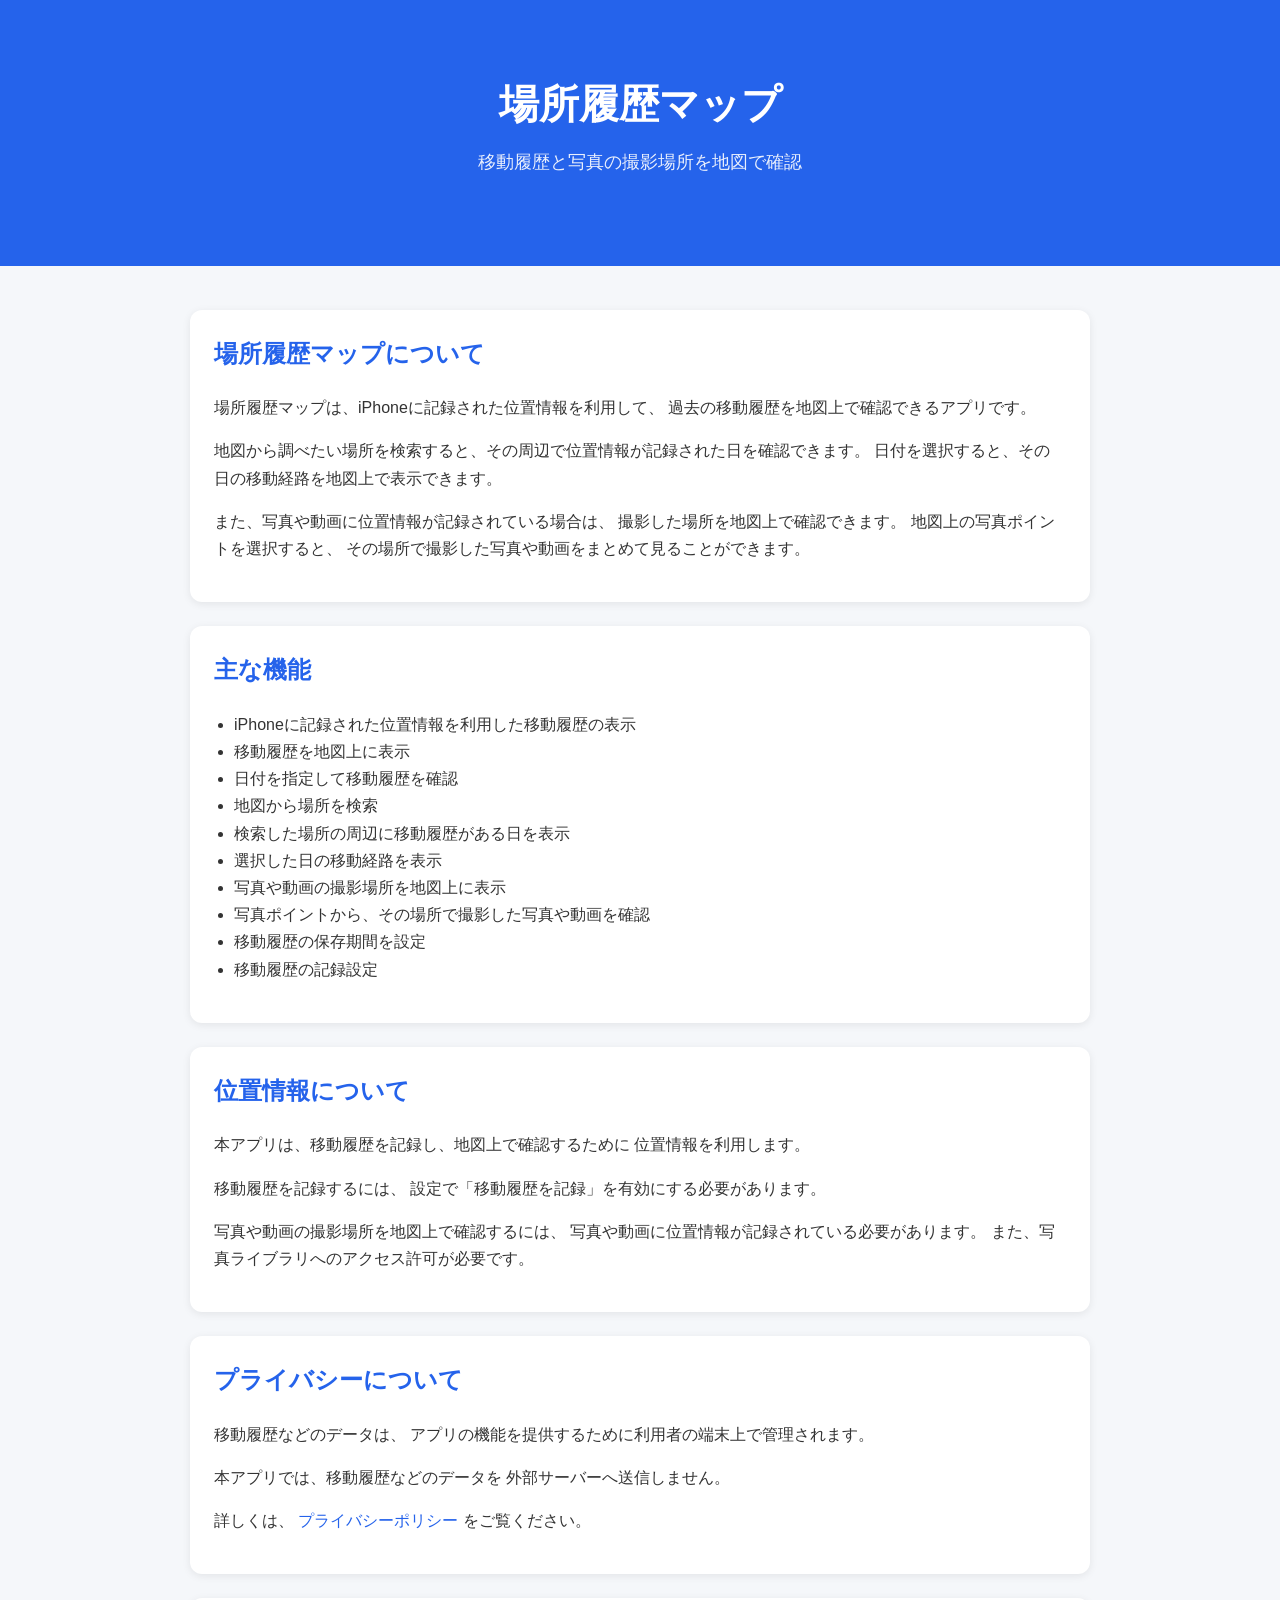
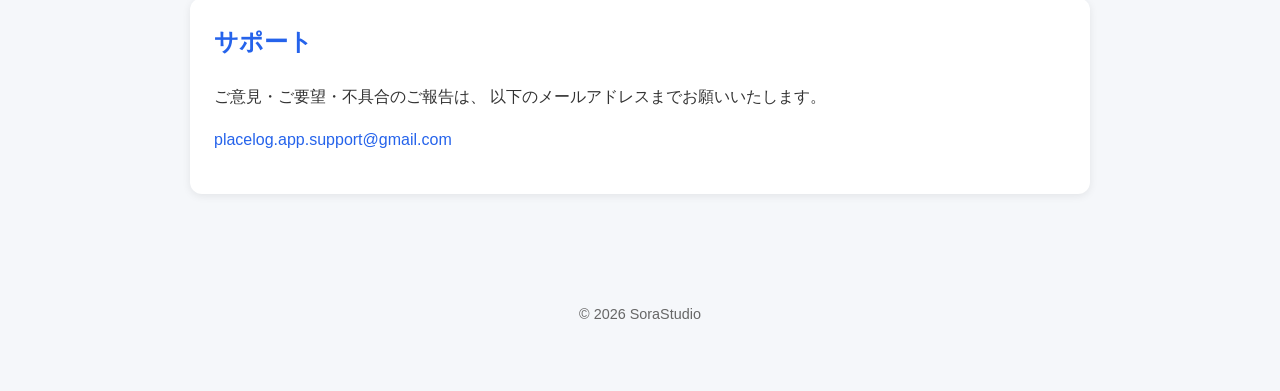
<file: index.html>
<!DOCTYPE html>
<html lang="ja">
<head>
    <meta charset="UTF-8">
    <meta name="viewport" content="width=device-width, initial-scale=1.0">
    <title>場所履歴マップ - サポート</title>
    <link rel="stylesheet" href="style.css">
</head>
<body>

<header>
    <div class="container">
        <h1>場所履歴マップ</h1>
        <p class="subtitle">移動履歴と写真の撮影場所を地図で確認</p>
    </div>
</header>

<main class="container">

<section>
    <h2>場所履歴マップについて</h2>

    <p>
        場所履歴マップは、iPhoneに記録された位置情報を利用して、
        過去の移動履歴を地図上で確認できるアプリです。
    </p>

    <p>
        地図から調べたい場所を検索すると、その周辺で位置情報が記録された日を確認できます。
        日付を選択すると、その日の移動経路を地図上で表示できます。
    </p>

    <p>
        また、写真や動画に位置情報が記録されている場合は、
        撮影した場所を地図上で確認できます。
        地図上の写真ポイントを選択すると、
        その場所で撮影した写真や動画をまとめて見ることができます。
    </p>
</section>

<section>
    <h2>主な機能</h2>

    <ul>
        <li>iPhoneに記録された位置情報を利用した移動履歴の表示</li>
        <li>移動履歴を地図上に表示</li>
        <li>日付を指定して移動履歴を確認</li>
        <li>地図から場所を検索</li>
        <li>検索した場所の周辺に移動履歴がある日を表示</li>
        <li>選択した日の移動経路を表示</li>
        <li>写真や動画の撮影場所を地図上に表示</li>
        <li>写真ポイントから、その場所で撮影した写真や動画を確認</li>
        <li>移動履歴の保存期間を設定</li>
        <li>移動履歴の記録設定</li>
    </ul>
</section>

<section>
    <h2>位置情報について</h2>

    <p>
        本アプリは、移動履歴を記録し、地図上で確認するために
        位置情報を利用します。
    </p>

    <p>
        移動履歴を記録するには、
        設定で「移動履歴を記録」を有効にする必要があります。
    </p>

    <p>
        写真や動画の撮影場所を地図上で確認するには、
        写真や動画に位置情報が記録されている必要があります。
        また、写真ライブラリへのアクセス許可が必要です。
    </p>
</section>

<section>
    <h2>プライバシーについて</h2>

    <p>
        移動履歴などのデータは、
        アプリの機能を提供するために利用者の端末上で管理されます。
    </p>

    <p>
        本アプリでは、移動履歴などのデータを
        外部サーバーへ送信しません。
    </p>

    <p>
        詳しくは、
        <a href="privacy.html">
            プライバシーポリシー
        </a>
        をご覧ください。
    </p>
</section>

<section>
    <h2>サポート</h2>

    <p>
        ご意見・ご要望・不具合のご報告は、
        以下のメールアドレスまでお願いいたします。
    </p>

    <p>
        <a href="mailto:placelog.app.support@gmail.com">
            placelog.app.support@gmail.com
        </a>
    </p>
</section>

</main>

<footer>
    <div class="container">
        <p>© 2026 SoraStudio</p>
    </div>
</footer>

</body>
</html>
</file>
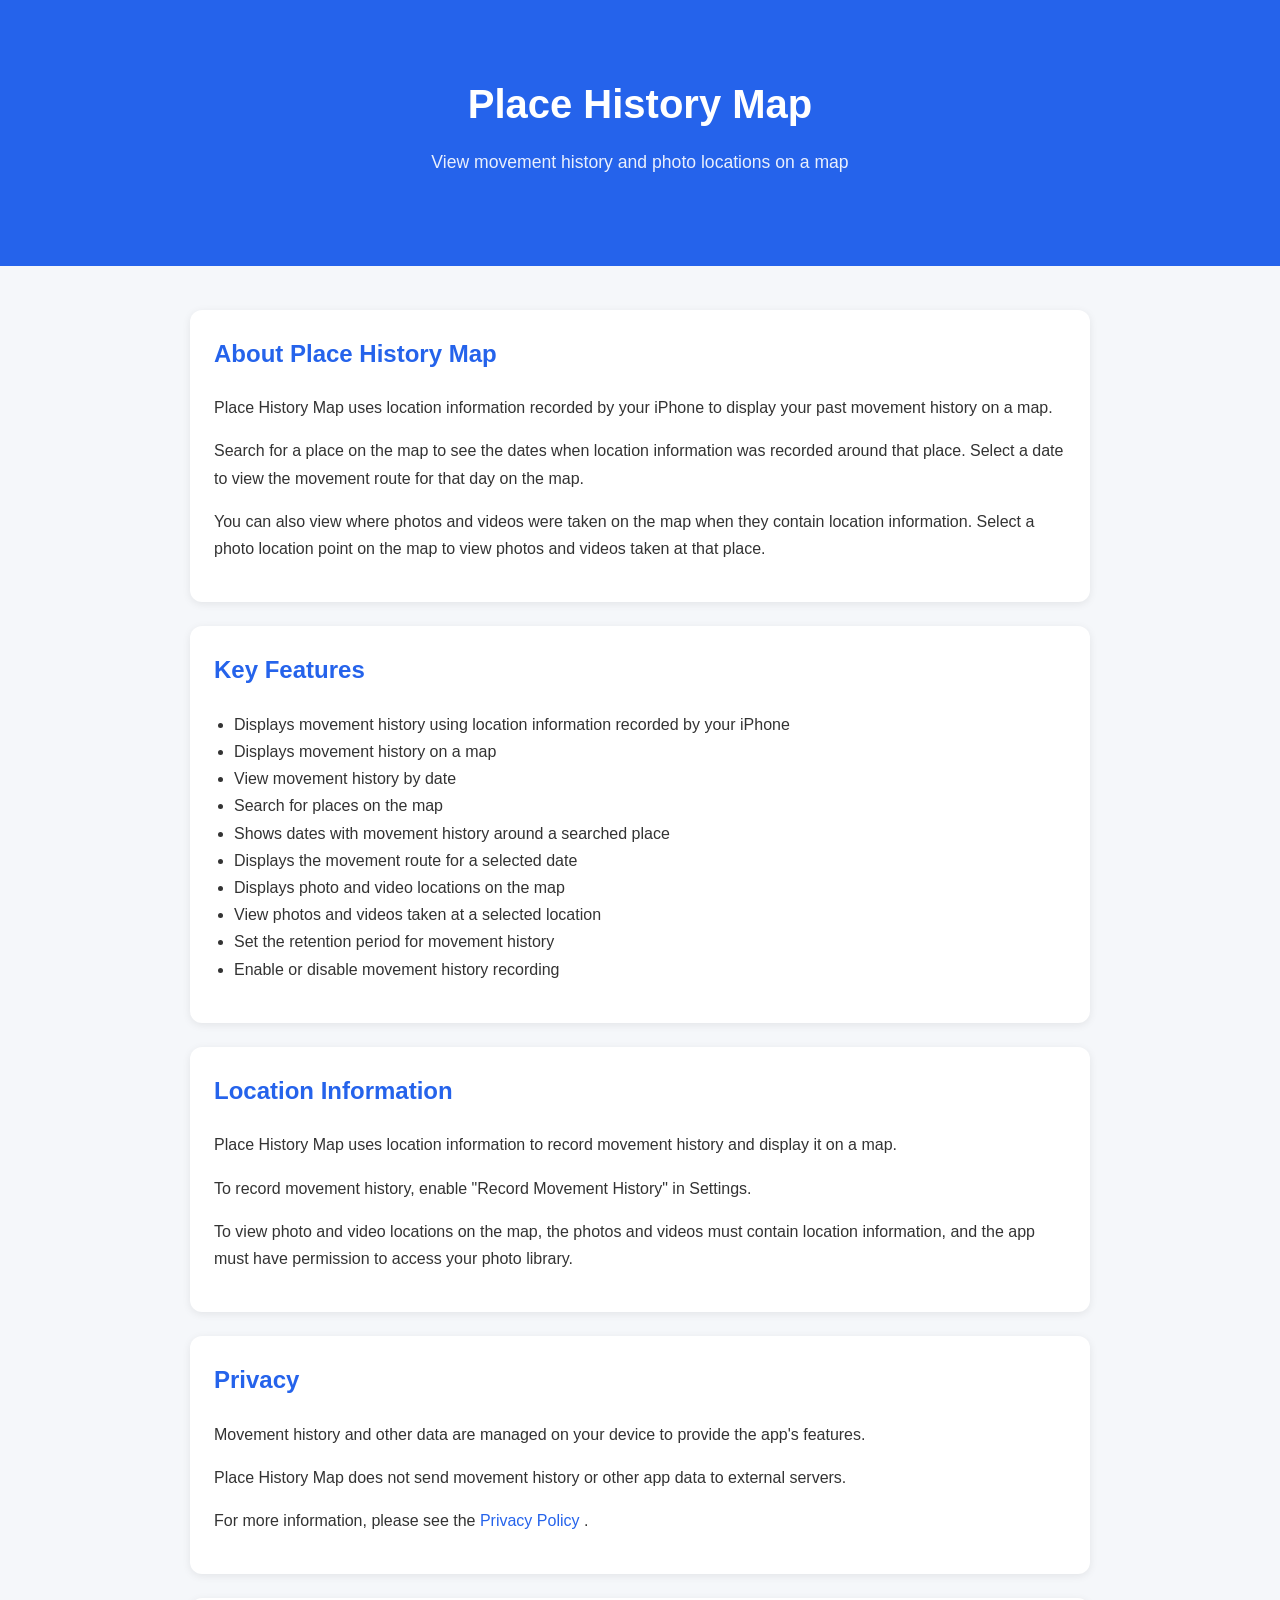
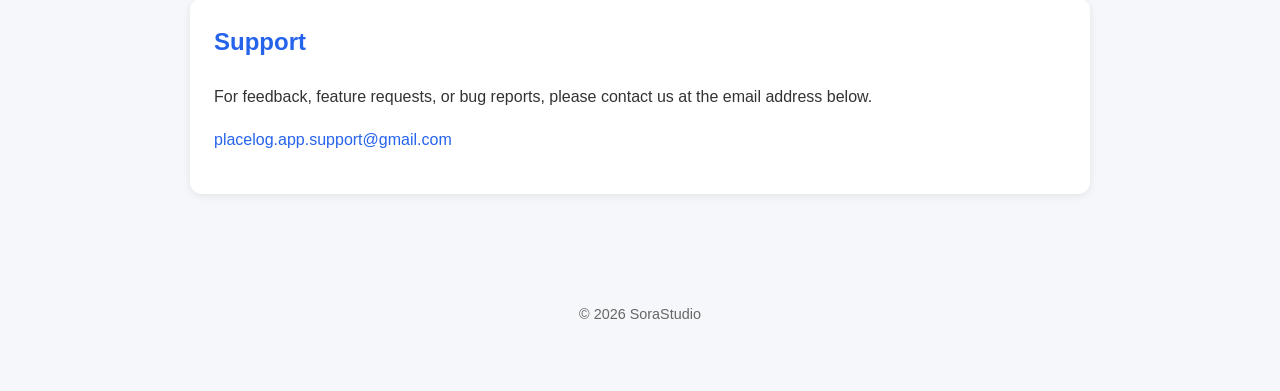
<file: index-en.html>
<!DOCTYPE html>
<html lang="en">
<head>
    <meta charset="UTF-8">
    <meta name="viewport" content="width=device-width, initial-scale=1.0">
    <title>Place History Map - Support</title>
    <link rel="stylesheet" href="style.css">
</head>
<body>

<header>
    <div class="container">
        <h1>Place History Map</h1>
        <p class="subtitle">View movement history and photo locations on a map</p>
    </div>
</header>

<main class="container">

<section>
    <h2>About Place History Map</h2>

    <p>
        Place History Map uses location information recorded by your iPhone
        to display your past movement history on a map.
    </p>

    <p>
        Search for a place on the map to see the dates when location information
        was recorded around that place. Select a date to view the movement route
        for that day on the map.
    </p>

    <p>
        You can also view where photos and videos were taken on the map
        when they contain location information.
        Select a photo location point on the map to view photos and videos
        taken at that place.
    </p>
</section>

<section>
    <h2>Key Features</h2>

    <ul>
        <li>Displays movement history using location information recorded by your iPhone</li>
        <li>Displays movement history on a map</li>
        <li>View movement history by date</li>
        <li>Search for places on the map</li>
        <li>Shows dates with movement history around a searched place</li>
        <li>Displays the movement route for a selected date</li>
        <li>Displays photo and video locations on the map</li>
        <li>View photos and videos taken at a selected location</li>
        <li>Set the retention period for movement history</li>
        <li>Enable or disable movement history recording</li>
    </ul>
</section>

<section>
    <h2>Location Information</h2>

    <p>
        Place History Map uses location information to record movement history
        and display it on a map.
    </p>

    <p>
        To record movement history, enable
        "Record Movement History" in Settings.
    </p>

    <p>
        To view photo and video locations on the map, the photos and videos
        must contain location information, and the app must have permission
        to access your photo library.
    </p>
</section>

<section>
    <h2>Privacy</h2>

    <p>
        Movement history and other data are managed on your device
        to provide the app's features.
    </p>

    <p>
        Place History Map does not send movement history or other app data
        to external servers.
    </p>

    <p>
        For more information, please see the
        <a href="privacy-en.html">
            Privacy Policy
        </a>.
    </p>
</section>

<section>
    <h2>Support</h2>

    <p>
        For feedback, feature requests, or bug reports,
        please contact us at the email address below.
    </p>

    <p>
        <a href="mailto:placelog.app.support@gmail.com">
            placelog.app.support@gmail.com
        </a>
    </p>
</section>

</main>

<footer>
    <div class="container">
        <p>© 2026 SoraStudio</p>
    </div>
</footer>

</body>
</html>
</file>
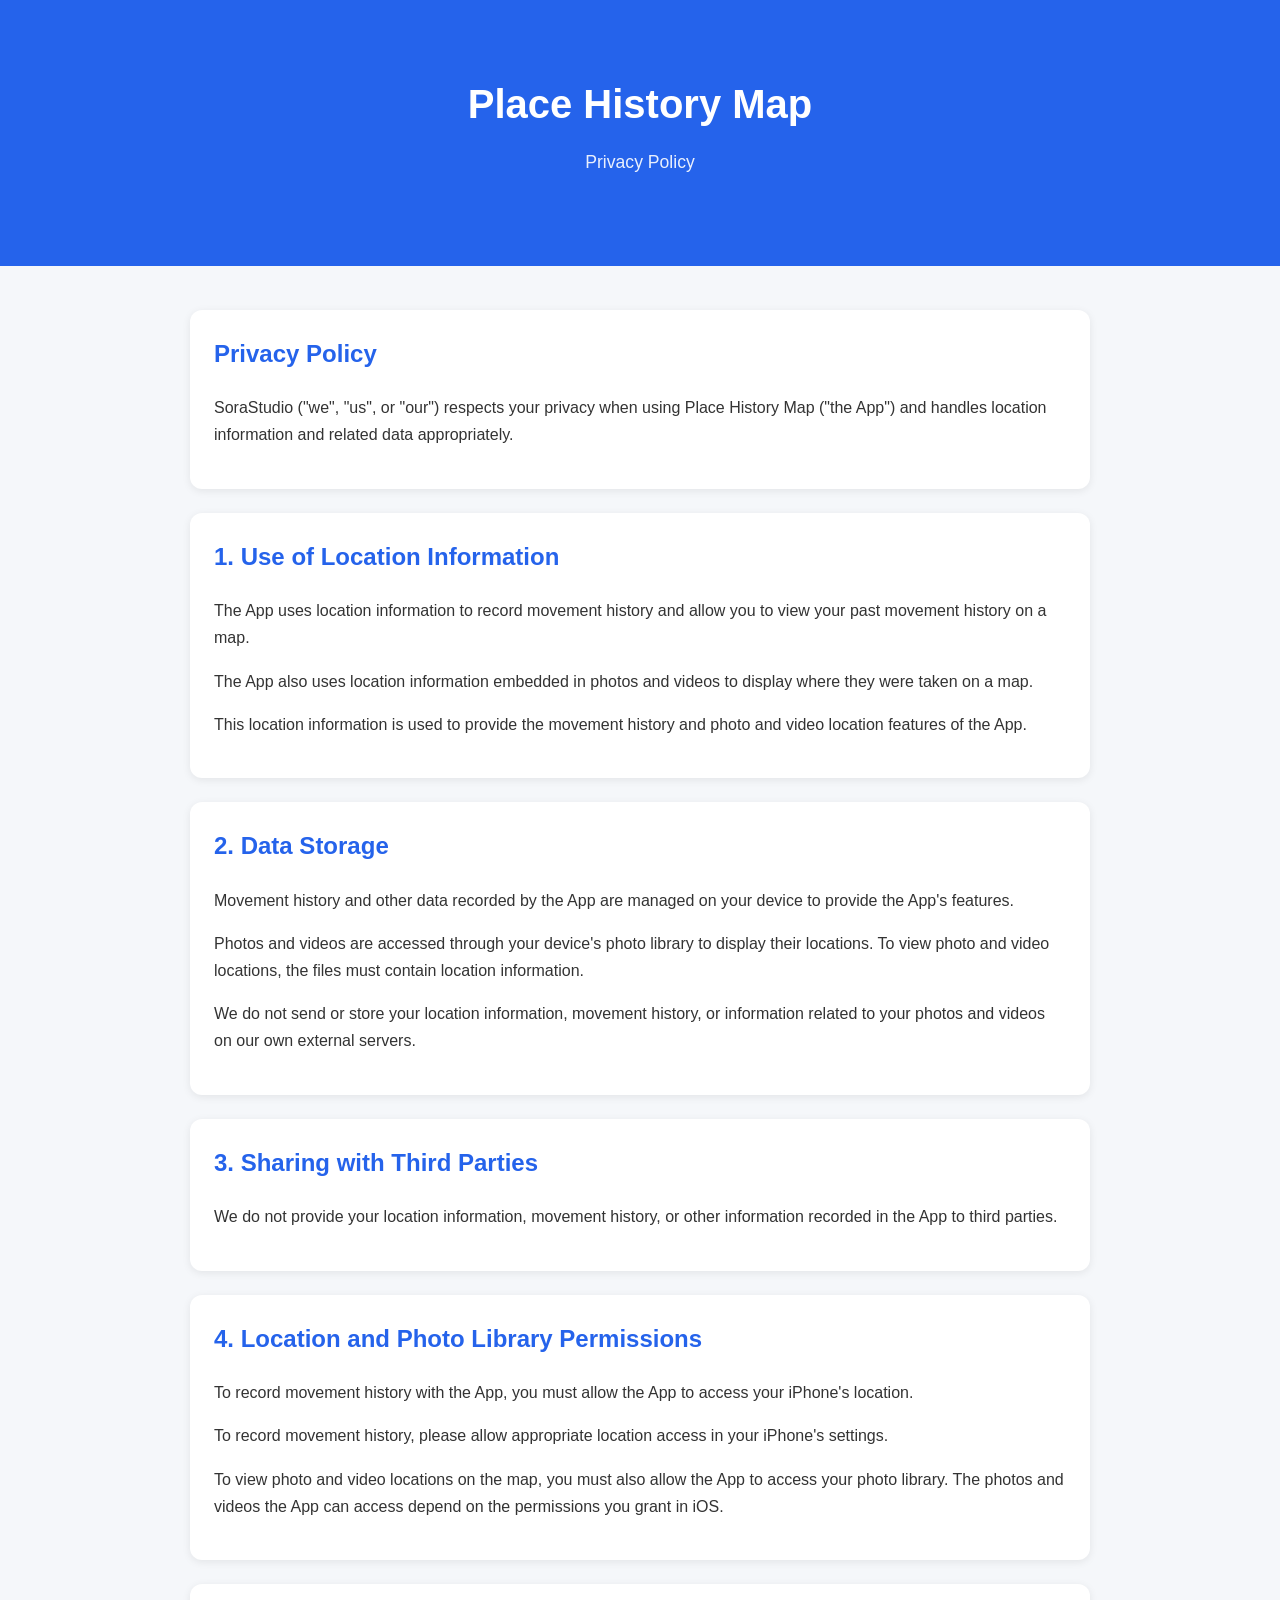
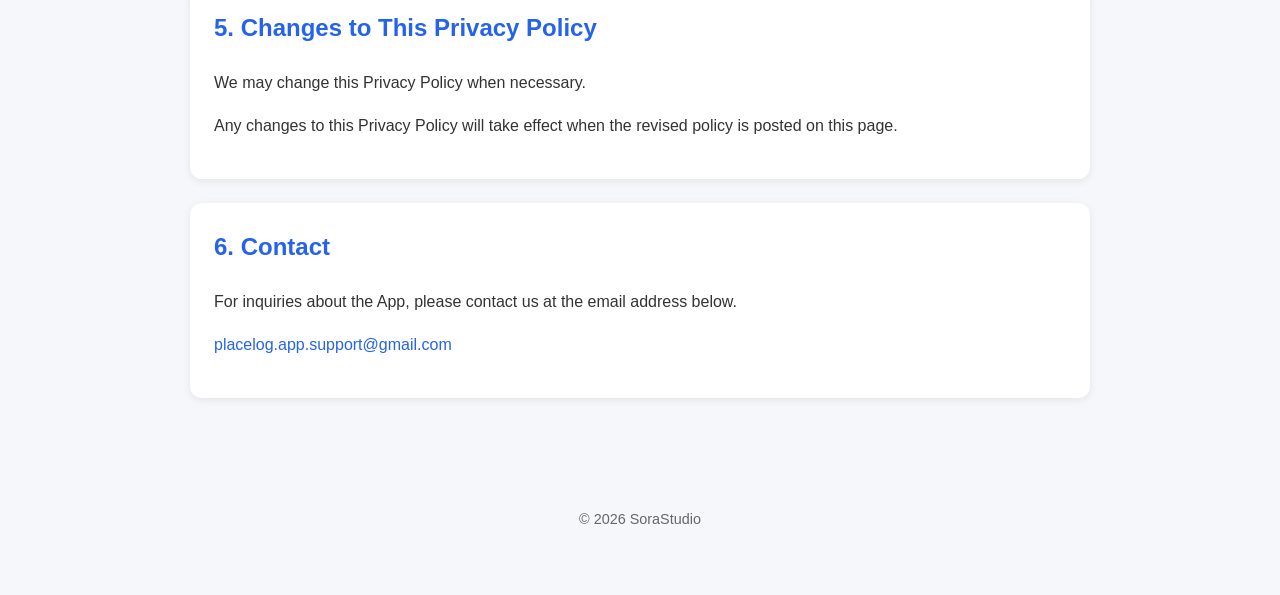
<file: privacy-en.html>
<!DOCTYPE html>
<html lang="en">
<head>
    <meta charset="UTF-8">
    <meta name="viewport" content="width=device-width, initial-scale=1.0">
    <title>Place History Map - Privacy Policy</title>
    <link rel="stylesheet" href="style.css">
</head>
<body>

<header>
    <div class="container">
        <h1>Place History Map</h1>
        <p class="subtitle">Privacy Policy</p>
    </div>
</header>

<main class="container">

<section>
    <h2>Privacy Policy</h2>

    <p>
        SoraStudio ("we", "us", or "our") respects your privacy when using
        Place History Map ("the App") and handles location information
        and related data appropriately.
    </p>
</section>

<section>
    <h2>1. Use of Location Information</h2>

    <p>
        The App uses location information to record movement history
        and allow you to view your past movement history on a map.
    </p>

    <p>
        The App also uses location information embedded in photos and videos
        to display where they were taken on a map.
    </p>

    <p>
        This location information is used to provide the movement history
        and photo and video location features of the App.
    </p>
</section>

<section>
    <h2>2. Data Storage</h2>

    <p>
        Movement history and other data recorded by the App are managed
        on your device to provide the App's features.
    </p>

    <p>
        Photos and videos are accessed through your device's photo library
        to display their locations. To view photo and video locations,
        the files must contain location information.
    </p>

    <p>
        We do not send or store your location information, movement history,
        or information related to your photos and videos on our own external servers.
    </p>
</section>

<section>
    <h2>3. Sharing with Third Parties</h2>

    <p>
        We do not provide your location information, movement history,
        or other information recorded in the App to third parties.
    </p>
</section>

<section>
    <h2>4. Location and Photo Library Permissions</h2>

    <p>
        To record movement history with the App, you must allow the App
        to access your iPhone's location.
    </p>

    <p>
        To record movement history, please allow appropriate location access
        in your iPhone's settings.
    </p>

    <p>
        To view photo and video locations on the map, you must also allow
        the App to access your photo library. The photos and videos the App
        can access depend on the permissions you grant in iOS.
    </p>
</section>

<section>
    <h2>5. Changes to This Privacy Policy</h2>

    <p>
        We may change this Privacy Policy when necessary.
    </p>

    <p>
        Any changes to this Privacy Policy will take effect when
        the revised policy is posted on this page.
    </p>
</section>

<section>
    <h2>6. Contact</h2>

    <p>
        For inquiries about the App, please contact us at the email address below.
    </p>

    <p>
        <a href="mailto:placelog.app.support@gmail.com">
            placelog.app.support@gmail.com
        </a>
    </p>
</section>

</main>

<footer>
    <div class="container">
        <p>© 2026 SoraStudio</p>
    </div>
</footer>

</body>
</html>
</file>
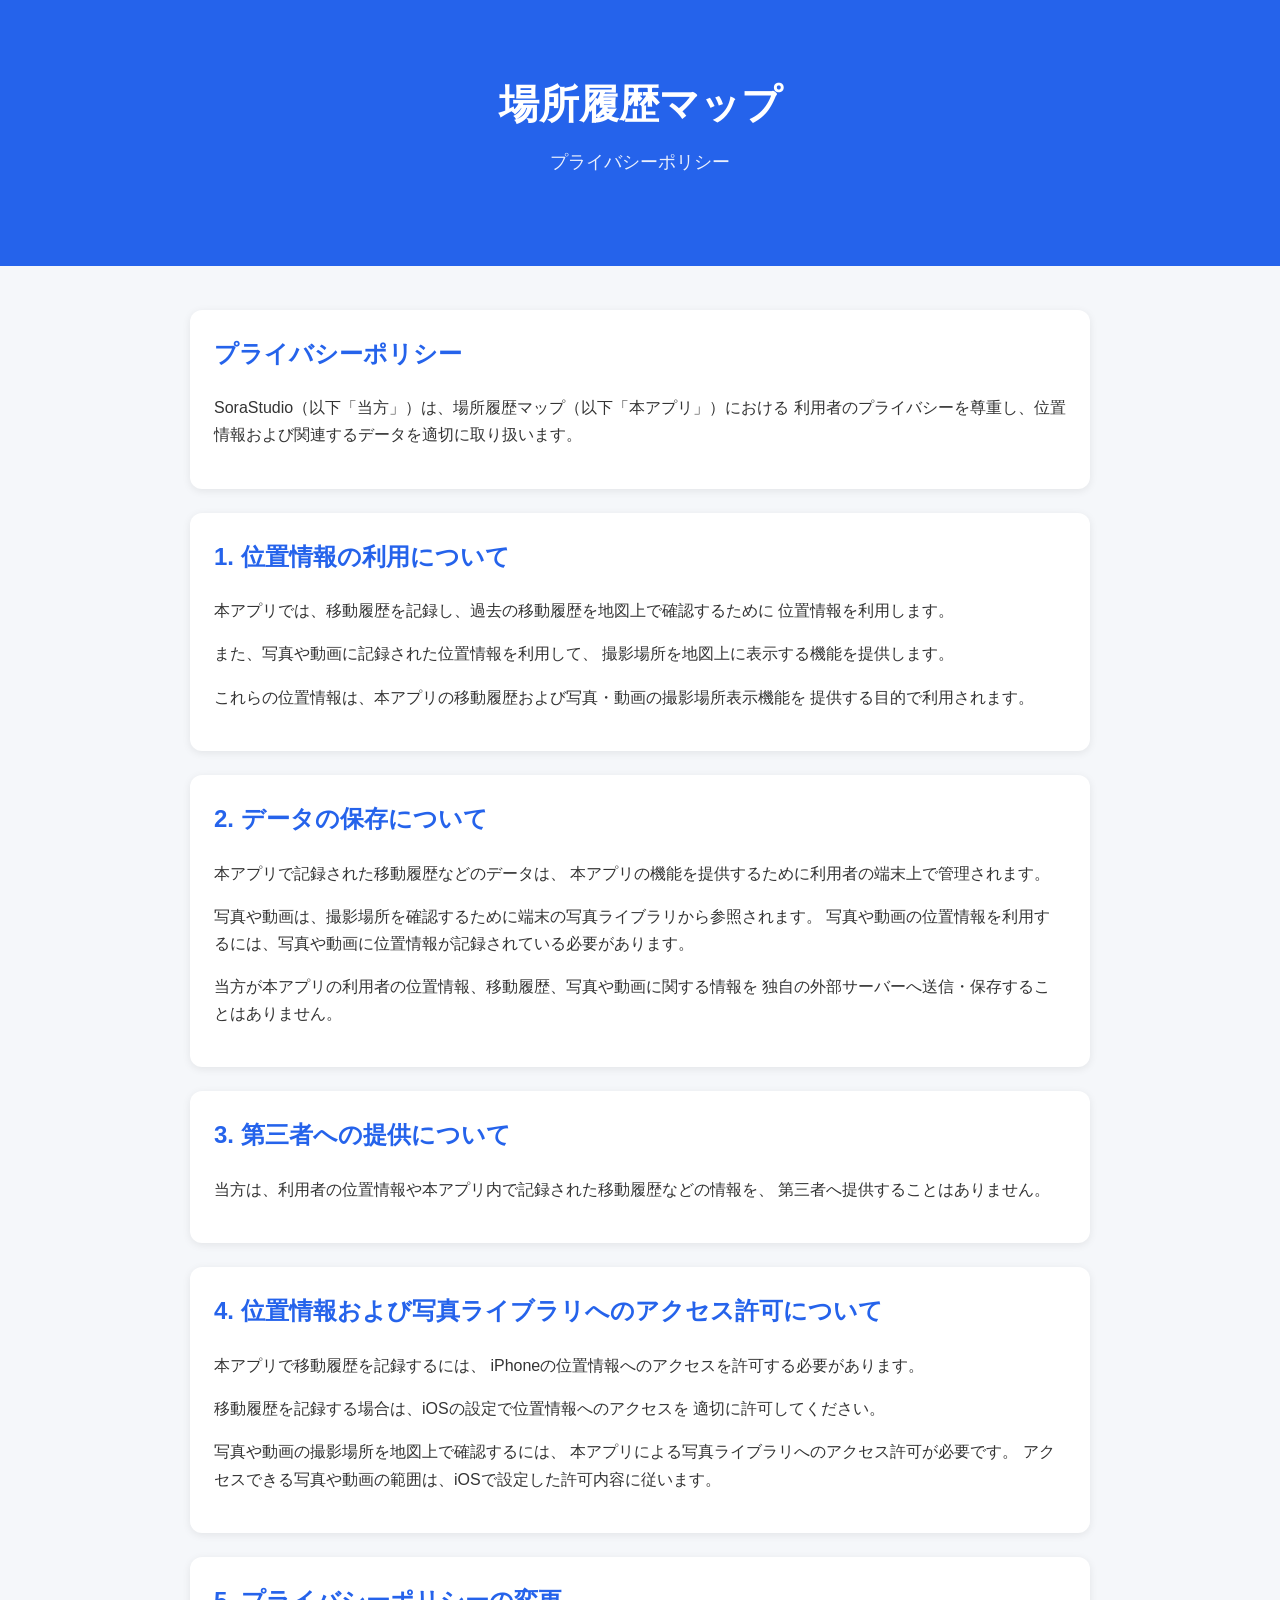
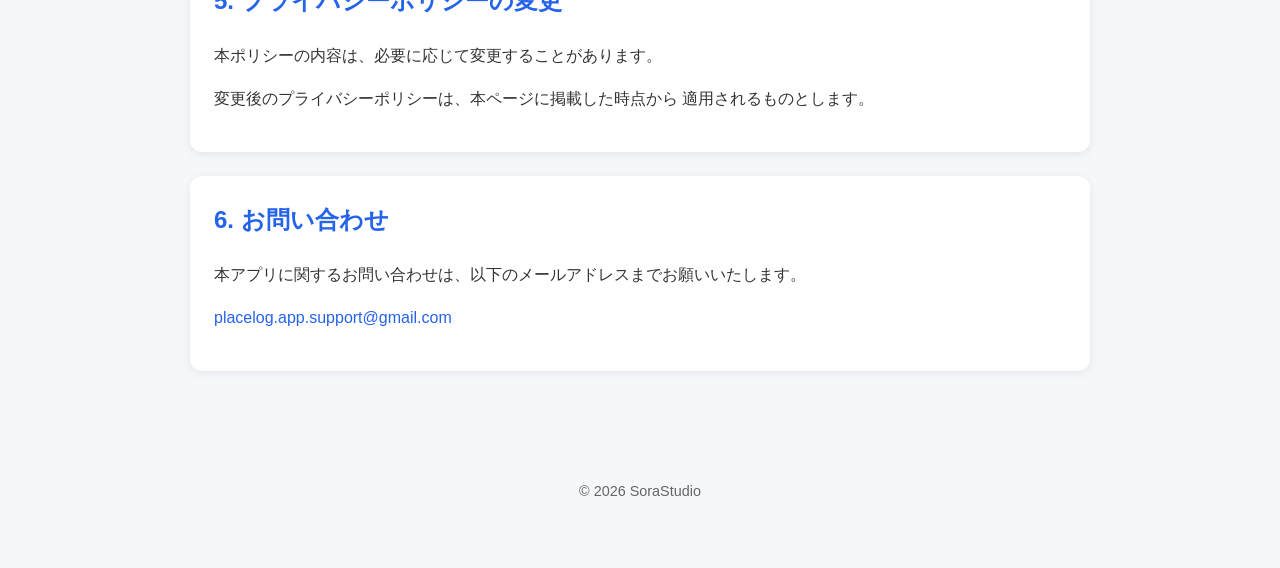
<file: privacy.html>
<!DOCTYPE html>
<html lang="ja">
<head>
    <meta charset="UTF-8">
    <meta name="viewport" content="width=device-width, initial-scale=1.0">
    <title>場所履歴マップ - プライバシーポリシー</title>
    <link rel="stylesheet" href="style.css">
</head>
<body>

<header>
    <div class="container">
        <h1>場所履歴マップ</h1>
        <p class="subtitle">プライバシーポリシー</p>
    </div>
</header>

<main class="container">

<section>
    <h2>プライバシーポリシー</h2>

    <p>
        SoraStudio（以下「当方」）は、場所履歴マップ（以下「本アプリ」）における
        利用者のプライバシーを尊重し、位置情報および関連するデータを適切に取り扱います。
    </p>
</section>

<section>
    <h2>1. 位置情報の利用について</h2>

    <p>
        本アプリでは、移動履歴を記録し、過去の移動履歴を地図上で確認するために
        位置情報を利用します。
    </p>

    <p>
        また、写真や動画に記録された位置情報を利用して、
        撮影場所を地図上に表示する機能を提供します。
    </p>

    <p>
        これらの位置情報は、本アプリの移動履歴および写真・動画の撮影場所表示機能を
        提供する目的で利用されます。
    </p>
</section>

<section>
    <h2>2. データの保存について</h2>

    <p>
        本アプリで記録された移動履歴などのデータは、
        本アプリの機能を提供するために利用者の端末上で管理されます。
    </p>

    <p>
        写真や動画は、撮影場所を確認するために端末の写真ライブラリから参照されます。
        写真や動画の位置情報を利用するには、写真や動画に位置情報が記録されている必要があります。
    </p>

    <p>
        当方が本アプリの利用者の位置情報、移動履歴、写真や動画に関する情報を
        独自の外部サーバーへ送信・保存することはありません。
    </p>
</section>

<section>
    <h2>3. 第三者への提供について</h2>

    <p>
        当方は、利用者の位置情報や本アプリ内で記録された移動履歴などの情報を、
        第三者へ提供することはありません。
    </p>
</section>

<section>
    <h2>4. 位置情報および写真ライブラリへのアクセス許可について</h2>

    <p>
        本アプリで移動履歴を記録するには、
        iPhoneの位置情報へのアクセスを許可する必要があります。
    </p>

    <p>
        移動履歴を記録する場合は、iOSの設定で位置情報へのアクセスを
        適切に許可してください。
    </p>

    <p>
        写真や動画の撮影場所を地図上で確認するには、
        本アプリによる写真ライブラリへのアクセス許可が必要です。
        アクセスできる写真や動画の範囲は、iOSで設定した許可内容に従います。
    </p>
</section>

<section>
    <h2>5. プライバシーポリシーの変更</h2>

    <p>
        本ポリシーの内容は、必要に応じて変更することがあります。
    </p>

    <p>
        変更後のプライバシーポリシーは、本ページに掲載した時点から
        適用されるものとします。
    </p>
</section>

<section>
    <h2>6. お問い合わせ</h2>

    <p>
        本アプリに関するお問い合わせは、以下のメールアドレスまでお願いいたします。
    </p>

    <p>
        <a href="mailto:placelog.app.support@gmail.com">
            placelog.app.support@gmail.com
        </a>
    </p>
</section>

</main>

<footer>
    <div class="container">
        <p>© 2026 SoraStudio</p>
    </div>
</footer>

</body>
</html>
</file>
<file: style.css>
body {
    margin: 0;
    font-family: -apple-system, BlinkMacSystemFont, "Helvetica Neue", Arial, sans-serif;
    background: #f5f7fa;
    color: #333;
    line-height: 1.7;
}

.container {
    max-width: 900px;
    margin: auto;
    padding: 20px;
}

header {
    background: #2563eb;
    color: white;
    padding: 50px 20px;
    text-align: center;
}

header h1 {
    margin: 0;
    font-size: 2.5rem;
}

.subtitle {
    margin-top: 10px;
    font-size: 1.1rem;
    opacity: 0.9;
}

section {
    background: white;
    margin: 24px 0;
    padding: 24px;
    border-radius: 12px;
    box-shadow: 0 2px 8px rgba(0, 0, 0, 0.08);
}

h2 {
    color: #2563eb;
    margin-top: 0;
}

ul {
    padding-left: 20px;
}

a {
    color: #2563eb;
    text-decoration: none;
}

a:hover {
    text-decoration: underline;
}

footer {
    text-align: center;
    color: #666;
    padding: 30px 20px;
    font-size: 0.9rem;
}
</file>
